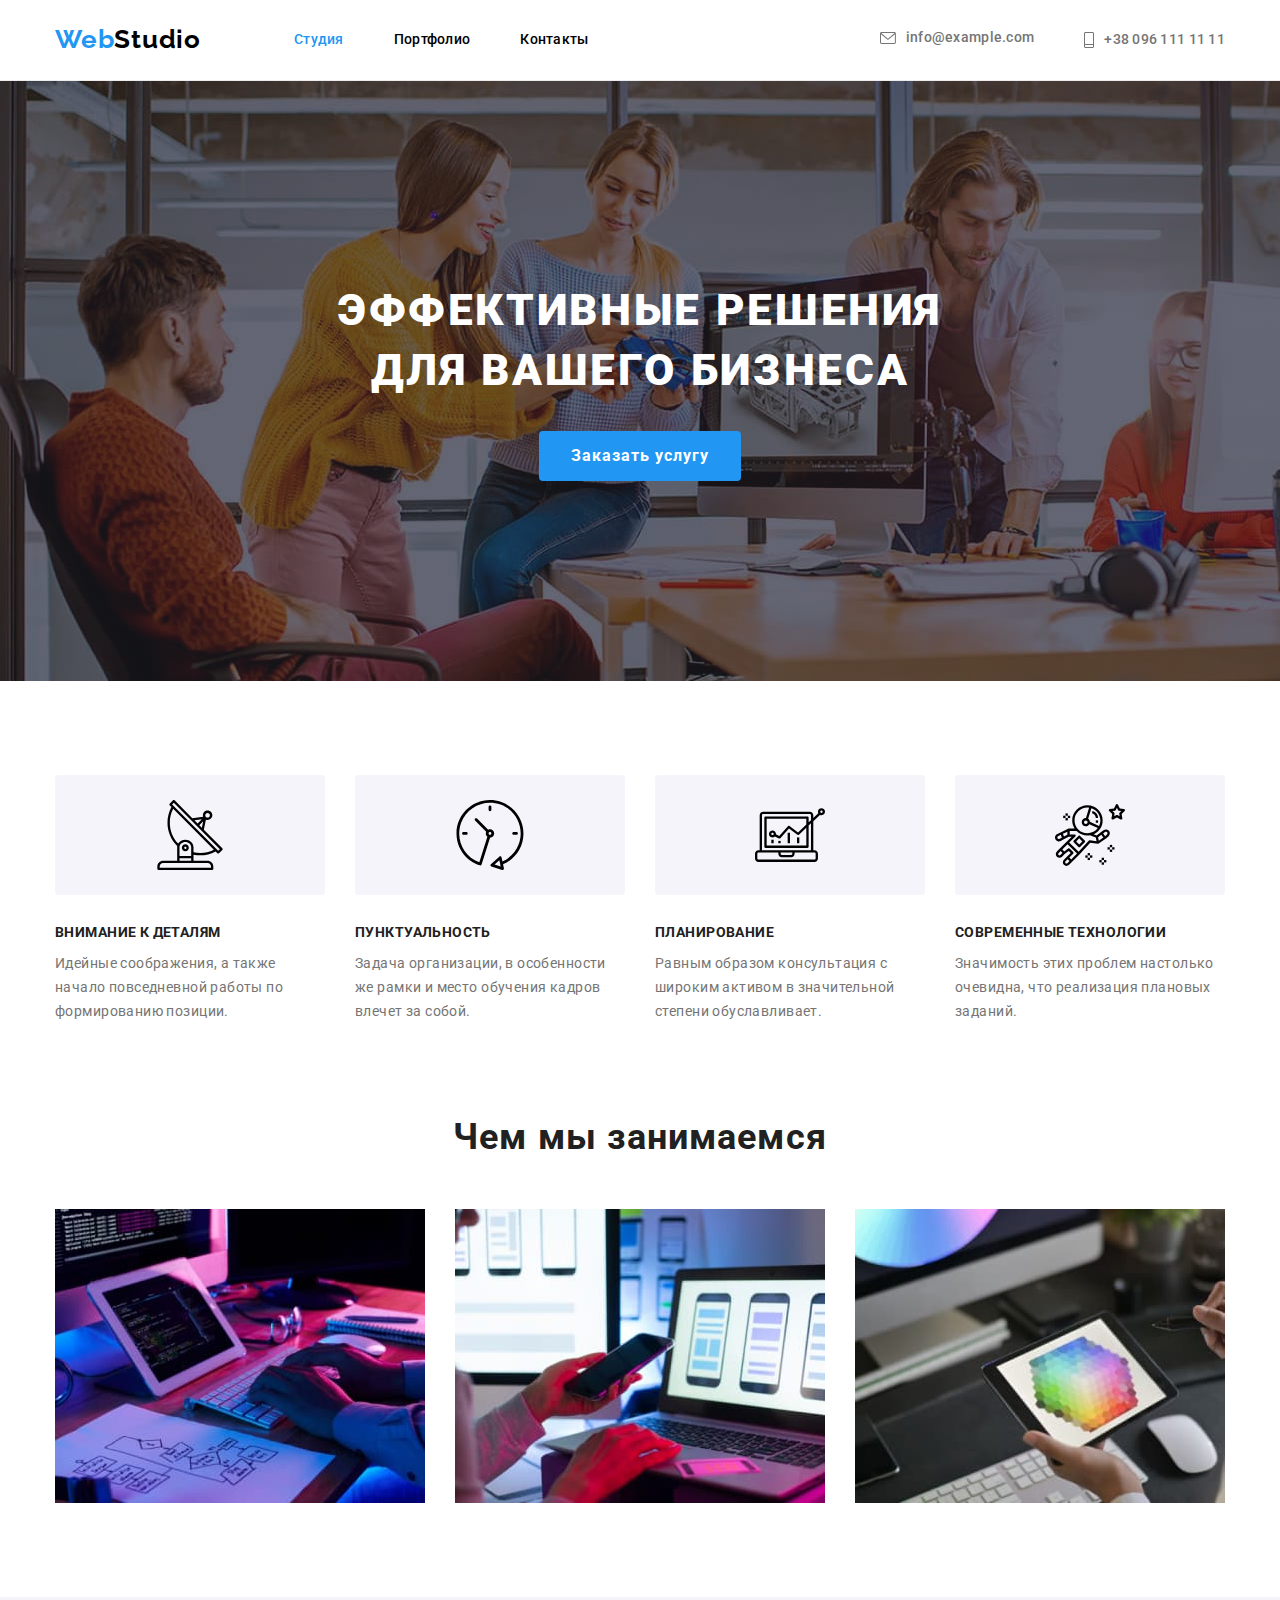
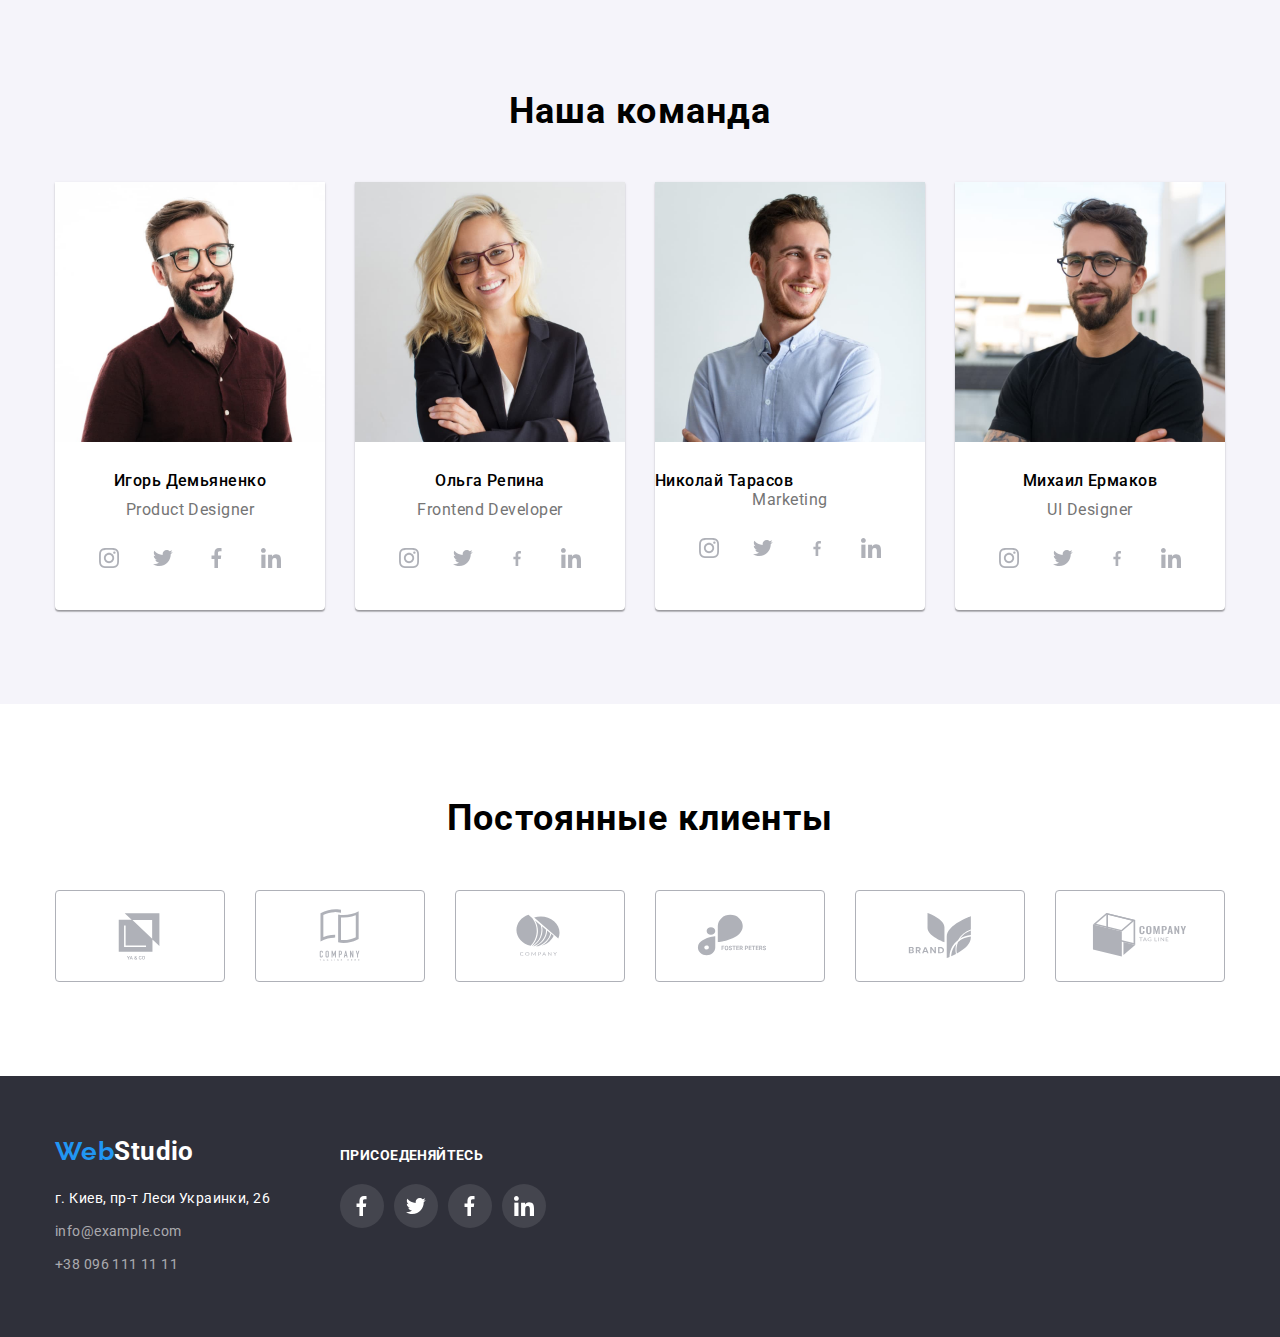
<file: index.html>
<!DOCTYPE html>
<html lang="ru">
<head>
    <meta charset="UTF-8">
    <meta http-equiv="X-UA-Compatible" content="IE=edge">
    <meta name="viewport" content="width=device-width, initial-scale=1.0">
    <title>Студия</title>
    

    <link rel="preconnect" href="https://fonts.googleapis.com">
    <link rel="preconnect" href="https://fonts.gstatic.com" crossorigin>
    <link rel="stylesheet" href="https://cdn.jsdelivr.net/npm/modern-normalize@1.1.0/modern-normalize.min.css">
    <link href="https://fonts.googleapis.com/css2?family=Raleway:wght@700&family=Roboto:wght@400;500;700;900&display=swap" rel="stylesheet"> 
    <link rel="stylesheet" href="./css/style.css">
</head>
<body> 
    <!-- Шапка сайта -->
    <header class="heder" >
        <div class="container heder-main">
            <nav class="heder-nav" >
                <a href="./index.html" class="logo line"> <span class="web line">Web</span>Studio </a>
                <ul class="heder-list list">
                    <li class="heder-item"><a href="" class="heder-link-main line">Студия</a></li>
                    <li class="heder-item"><a href="./portfolio.html" class="heder-link line">Портфолио</a></li>
                    <li class="heder-item"><a href="" class="heder-link line">Контакты</a></li>
                </ul>
            </nav>
            <ul class="heder-contact list">  
                <li class="heder-items"><a href="mailto:info@devstudio.com" class="heder-link line">
                        <svg class="heder-icon-post">
                            <use href="./images/symbol-defs.svg#icon-post" width="16" height="12"></use>
                        </svg>
                        
                        info@example.com</a>
                   
                </li>
                <li class="heder-items"><a href="tel:+380961111111" class="heder-link line">
                        <svg class="heder-icon-tell">
                            <use href="./images/symbol-defs.svg#icon-tell" width="10" height="16"></use>
                        </svg>
                        +38 096 111 11 11</a> 
                    
                </li>

            </ul>
         </div>
       
    </header>

 <main>
     <!-- Герой страницы -->

    <section class="hero">
        <div class="container">
            <h1 class="hero-title">Эффективные решения для вашего бизнеса</h1>
                <button type="button" class="hero-btn">Заказать услугу</button>
        </div>
    </section>

    <!-- навыки -->
    <section class="skills section">
        <div class="container">
            <h2 class="visually-hidden">Навыки</h2>
                <ul class="skills-list list">
                    <li class="items">
                        <div class="skills-item-icon">
                            <svg class="skills-icon-one">
                                <use href="./images/symbol-defs.svg#icon-antenna" width="70" ></use>
                            </svg>
                        </div>
                        <h3 class="skills-title">Внимание к деталям</h3>
                        <p class="skills-text">Идейные соображения, а также начало повседневной работы по формированию позиции.</p>
                    </li>

                    <li class="items">
                        <div class="skills-item-icon">
                            <svg class="skills-icon-one">
                                <use href="./images/symbol-defs.svg#icon-clock" width="70" ></use>
                            </svg>
                        </div>
                        <h3 class="skills-title">Пунктуальность</h3>
                        <p class="skills-text">Задача организации, в особенности же рамки и место обучения кадров влечет за собой.</p>
                    </li>

                    <li class="items"> 
                        <div class="skills-item-icon">
                            <svg class="skills-icon-one">
                                <use href="./images/symbol-defs.svg#icon-diagram" width="70" ></use>
                            </svg>
                        </div>
                        <h3 class="skills-title">Планирование</h3>
                        <p class="skills-text">Равным образом консультация с широким активом в значительной степени обуславливает.</p>
                    </li>

                    <li class="items">
                        <div class="skills-item-icon">
                            <svg class="skills-icon-one">
                                <use href="./images/symbol-defs.svg#icon-astronaut" width="70" ></use>
                            </svg>
                        </div>
                        <h3 class="skills-title">Современные технологии</h3>
                        <p class="skills-text">Значимость этих проблем настолько очевидна, что реализация плановых заданий.</p>
                    </li>
            
                </ul>
        </div>
    </section>

    <!-- Чем мы занимаемся -->
    <section class="content section ">
        <div class="container">

            <h2 class="content-title">Чем мы занимаемся</h2>
            <ul class="content-list list">
                <li class="content-item">
                    <img src="./images/img.jpg" 
                    alt="Разметка страницы" 
                    width="370" 
                    height="294" class="content-img">
                    
                </li>
                <li class="content-item">
                    <img src="./images/img-1.jpg" 
                    alt="Разработка мобильного приложения" 
                    width="370" 
                    height="294" class="content-img">
                    
                </li>
                <li class="content-item">
                    <img src="./images/img-2.jpg" 
                    alt="Разработка дизайна" 
                    width="370" 
                    height="294" class="content-img">
                    
                </li>
                    
            </ul>
        </div>
    </section>

    <!-- Наша команда -->
    <section class="team section">
<div class="container team-main">
            <h2 class="team-title">Наша команда</h2>
            <ul class="team-list list">
                <li class="team-item">
                    <img src="./images/img-3.jpg" 
                    alt="Фотография сотрудника " 
                    width="270" 
                    height="260" class="team-img">
                    <h3 class="team-subtitle">Игорь Демьяненко</h3>
                    <p class="team-text">Product Designer</p>
                    <div>
                        <ul class="team-soc-list list">
                            <li class="team-soc-item">
                                <a href="" class="team-soc-link">
                                    <svg class="team-soc-icon" width="20" height="20">
                                        <use href="./images/symbol-defs.svg#icon-instagram"></use>
                                    </svg>
                                </a>
                            </li>
                            <li class="team-soc-item">
                                <a href="" class="team-soc-link">
                                    <svg class="team-soc-icon" width="20" height="20">
                                        <use href="./images/symbol-defs.svg#icon-twitter"></use>
                                    </svg>
                                </a>
                            </li>
                            <li class="team-soc-item">
                                <a href="" class="team-soc-link">
                                    <svg class="team-soc-icon" width="20" height="20">
                                        <use href="./images/symbol-defs.svg#icon-facebook"></use>
                                    </svg>
                                </a>
                            </li>
                            <li class="team-soc-item">
                                <a href="" class="team-soc-link">
                                    <svg class="team-soc-icon" width="20" height="20">
                                        <use href="./images/symbol-defs.svg#icon-linkedin"></use>
                                    </svg>
                                </a>
                            </li>
                        </ul>
                    </div>
                </li>
                <li class="team-item">
                    <img src="./images/img-4.jpg" 
                    alt="Фотография сотрудника " 
                    width="270" 
                    height="260" class="team-img" >
                    <h3 class="team-subtitle">Ольга Репина</h3>
                    <p  class="team-text">Frontend Developer</p>
                    <div>
                        <ul class="team-soc-list list">
                            <li class="team-soc-item">
                                <a href="" class="team-soc-link">
                                    <svg class="team-soc-icon" width="20" height="20">
                                        <use href="./images/symbol-defs.svg#icon-instagram"></use>
                                    </svg>
                                </a>
                            </li>
                            <li class="team-soc-item">
                                <a href="" class="team-soc-link">
                                    <svg class="team-soc-icon" width="20" height="20">
                                        <use href="./images/symbol-defs.svg#icon-twitter"></use>
                                    </svg>
                                </a>
                            </li>
                            <li class="team-soc-item">
                                <a href="" class="team-soc-link">
                                    <svg class="team-soc-icon" width="15" height="15">
                                        <use href="./images/symbol-defs.svg#icon-facebook"></use>
                                    </svg>
                                </a>
                            </li>
                            <li class="team-soc-item">
                                <a href="" class="team-soc-link">
                                    <svg class="team-soc-icon" width="20" height="20">
                                        <use href="./images/symbol-defs.svg#icon-linkedin"></use>
                                    </svg>
                                </a>
                            </li>
                        </ul>
                    </div>
                </li>
                <li class="team-item">
                    <img src="./images/img-5.jpg" 
                    alt="Фотография сотрудника " 
                    width="270" 
                    height="260" class="team-img" >
                    <strong class="team-subtitle">Николай Тарасов</strong>
                    <p  class="team-text">Marketing</p>
                    <div>
                        <ul class="team-soc-list list">
                            <li class="team-soc-item">
                                <a href="" class="team-soc-link">
                                    <svg class="team-soc-icon" width="20" height="20">
                                        <use href="./images/symbol-defs.svg#icon-instagram"></use>
                                    </svg>
                                </a>
                            </li>
                            <li class="team-soc-item">
                                <a href="" class="team-soc-link">
                                    <svg class="team-soc-icon" width="20" height="20">
                                        <use href="./images/symbol-defs.svg#icon-twitter"></use>
                                    </svg>
                                </a>
                            </li>
                            <li class="team-soc-item">
                                <a href="" class="team-soc-link">
                                    <svg class="team-soc-icon" width="15" height="15">
                                        <use href="./images/symbol-defs.svg#icon-facebook"></use>
                                    </svg>
                                </a>
                            </li>
                            <li class="team-soc-item">
                                <a href="" class="team-soc-link">
                                    <svg class="team-soc-icon" width="20" height="20">
                                        <use href="./images/symbol-defs.svg#icon-linkedin"></use>
                                    </svg>
                                </a>
                            </li>
                        </ul>
                    </div>
                </li>
                <li class="team-item">
                    <img src="./images/img-6.jpg" 
                    alt="Фотография сотрудника " 
                    width="270" 
                    height="260" class="team-img">
                    <h3 class="team-subtitle">Михаил Ермаков</h3>
                    <p  class="team-text">UI Designer</p>
                    <div>
                        <ul class="team-soc-list list">
                            <li class="team-soc-item">
                                <a href="" class="team-soc-link">
                                    <svg class="team-soc-icon" width="20" height="20">
                                        <use href="./images/symbol-defs.svg#icon-instagram"></use>
                                    </svg>
                                </a>
                            </li>
                            <li class="team-soc-item">
                                <a href="" class="team-soc-link">
                                    <svg class="team-soc-icon" width="20" height="20">
                                        <use href="./images/symbol-defs.svg#icon-twitter"></use>
                                    </svg>
                                </a>
                            </li>
                            <li class="team-soc-item">
                                <a href="" class="team-soc-link">
                                    <svg class="team-soc-icon" width="15" height="15">
                                        <use href="./images/symbol-defs.svg#icon-facebook"></use>
                                    </svg>
                                </a>
                            </li>
                            <li class="team-soc-item">
                                <a href="" class="team-soc-link">
                                    <svg class="team-soc-icon" width="20" height="20">
                                        <use href="./images/symbol-defs.svg#icon-linkedin"></use>
                                    </svg>
                                </a>
                            </li>
                        </ul>
                    </div>
                </li>
            </ul>
        </div>
    </section>
    <section class="client section">
        <div class="container">
            <h2 class="client-title">Постоянные клиенты</h2>
            <ul class="client-list list">
                <li class="client-item">
                    <a href="" class="client-soc-link">
                        <svg class="client-soc-icon" width="106" height="60">
                            <use href="./images/symbol-defs.svg#icon-Logo"></use>
                        </svg>
                    </a>
                </li>
                <li class="client-item">
                    <a href="" class="client-soc-link">
                        <svg class="client-soc-icon" width="106" height="60">
                            <use href="./images/symbol-defs.svg#icon-Logo-1"></use>
                        </svg>
                    </a>
                </li>
                <li class="client-item">
                    <a href="" class="client-soc-link">
                        <svg class="client-soc-icon" width="106" height="60">
                            <use href="./images/symbol-defs.svg#icon-Logo-2"></use>
                        </svg>
                    </a>
                </li>
                <li class="client-item">
                    <a href="" class="client-soc-link">
                        <svg class="client-soc-icon" width="106" height="60">
                            <use href="./images/symbol-defs.svg#icon-Logo-3"></use>
                        </svg>
                    </a>
                </li>
                <li class="client-item">
                    <a href="" class="client-soc-link">
                        <svg class="client-soc-icon" width="106" height="60">
                            <use href="./images/symbol-defs.svg#icon-Logo-4"></use>
                        </svg>
                    </a>
                </li>
                <li class="client-item">
                    <a href="" class="client-soc-link">
                        <svg class="client-soc-icon" width="106" height="60">
                            <use href="./images/symbol-defs.svg#icon-Logo-5"></use>
                        </svg>
                    </a>
                </li>
            </ul>
        </div>
    </section>
 </main>

 <footer class="footer">
     <div class="container main-footer">
         <div class="footer-adress">
            <a href="WebStudio" class="footer-logo line"><span class="web line">Web</span>Studio</a>
            <address >
                <ul class="footer-list list">
                <li class="adress"><a href="https://goo.gl/maps/LyTT8ztSWRN72aoT6" target="_blank" rel="noopener noreferrer nofollow" class="footer-adress line">г. Киев, пр-т
                    Леси Украинки, 26</a> </li>
                <li class="footer-item"><a  href="mailto:info@devstudio.com" class="footer-contact line" >info@example.com</a> </li>
                <li class="footer-item"><a href="tel:+380961111111" class="footer-contact line">+38 096 111 11 11</a> </li>
                </ul>
            </address>
        </div>
        <div class="footer-soc">
            <h2 class="footer-soc-title">ПРИСОЕДЕНЯЙТЕСЬ</h2>
            
                <ul class="footer-soc-list list">
                    <li class="footer-soc-item">
                        <a href="" class="footer-soc-link">
                            <svg class="footer-soc-icon" width="20" height="20">
                                <use href="./images/symbol-defs.svg#icon-facebook"></use>
                            </svg>
                        </a>
                    </li>
                    <li class="footer-soc-item">
                        <a href="" class="footer-soc-link">
                            <svg class="footer-soc-icon" width="20" height="20">
                                <use href="./images/symbol-defs.svg#icon-twitter"></use>
                            </svg>
                        </a>
                    </li>
                    <li class="footer-soc-item">
                        <a href="" class="footer-soc-link">
                            <svg class="footer-soc-icon" width="20" height="20">
                                <use href="./images/symbol-defs.svg#icon-facebook"></use>
                            </svg>
                        </a>
                    </li>
                    <li class="footer-soc-item">
                        <a href="" class="footer-soc-link">
                            <svg class="footer-soc-icon" width="20" height="20">
                                <use href="./images/symbol-defs.svg#icon-linkedin"></use>
                            </svg>
                        </a>
                    </li>
                </ul>
        
        </div>
    </div>
 </footer>






    
</body>
</html>
</file>
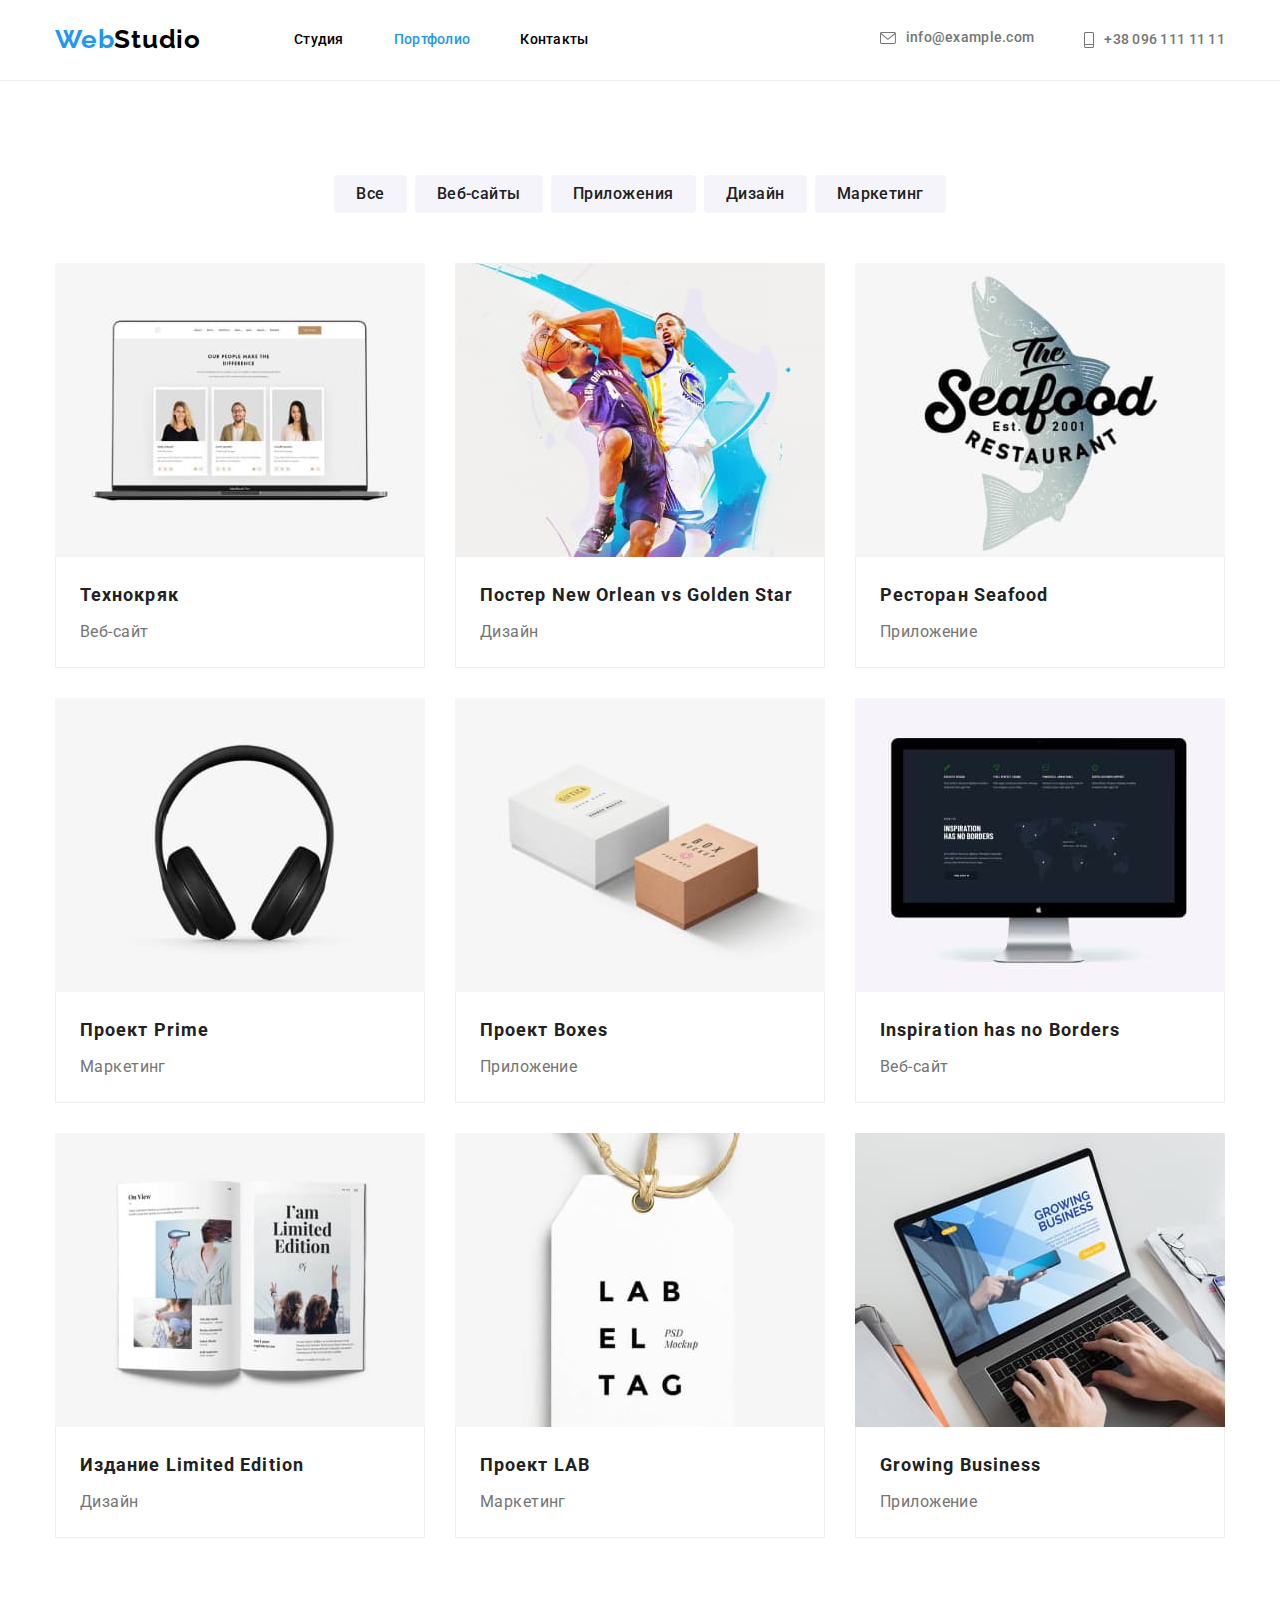
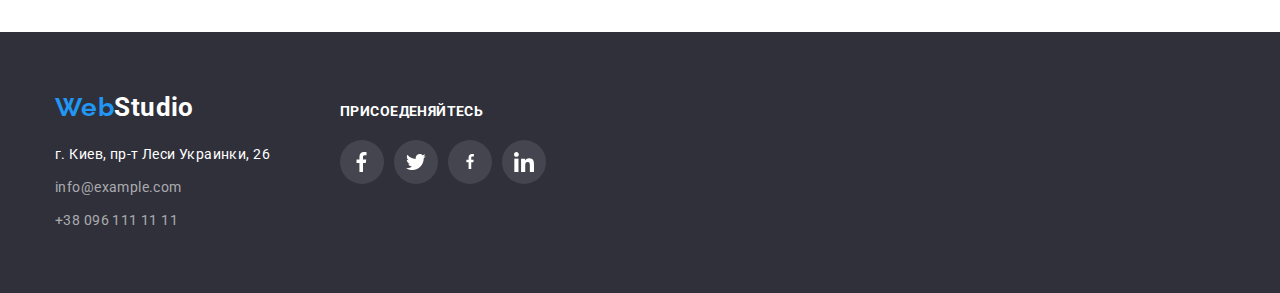
<file: portfolio.html>
<!DOCTYPE html>
<html lang="ru">
<head>
    <meta charset="UTF-8">
    <meta http-equiv="X-UA-Compatible" content="IE=edge">
    <meta name="viewport" content="width=device-width, initial-scale=1.0">
    <title>Портфолио</title>
    

    <link rel="preconnect" href="https://fonts.googleapis.com">
    <link rel="preconnect" href="https://fonts.gstatic.com" crossorigin>
    <link rel="stylesheet" href="https://cdn.jsdelivr.net/npm/modern-normalize@1.1.0/modern-normalize.min.css">
    <link href="https://fonts.googleapis.com/css2?family=Raleway:wght@700&family=Roboto:wght@400;500;700;900&display=swap" rel="stylesheet"> 
    <link rel="stylesheet" href="./css/style.css">
</head>
<body> 
    <!-- Шапка сайта -->
    <header class="heder" >
        <div class="container heder-main">
            <nav class="heder-nav" >
                <a href="./index.html" class="logo line"> <span class="web line">Web</span>Studio </a>
                <ul class="heder-list list">
                    <li class="heder-item"><a href="./index.html" class="heder-link line">Студия</a></li>
                    <li class="heder-item"><a href="" class="heder-link-main line">Портфолио</a></li>
                    <li class="heder-item"><a href="" class="heder-link line">Контакты</a></li>
                </ul>
            </nav>
            <ul class="heder-contact list">  
                <li class="heder-items"><a href="mailto:info@devstudio.com" class="heder-link line">
                    <svg class="heder-icon-post">
                        <use href="./images/symbol-defs.svg#icon-post" width="16" height="12"></use>
                    </svg>
                    info@example.com</a></li>
                <li class="heder-items"><a href="tel:+380961111111" class="heder-link line">
                    <svg class="heder-icon-tell">
                        <use href="./images/symbol-defs.svg#icon-tell" width="10" height="16"></use>
                    </svg>
                    +38 096 111 11 11</a> </li>

            </ul>
         </div>
       
    </header>
    <main >
        <section class="page section">
            <div class="container">
                <h1 class="visually-hidden">Проекты</h1>
                <ul class="page-list list ">
                    <li class="page-list-item"> <button type="button" class="page-item line">Все</button></li>
                    <li class="page-list-item"><button type="button" class="page-item line">Веб-сайты</button></li>
                    <li class="page-list-item"><button type="button" class="page-item line">Приложения</button></li>
                    <li class="page-list-item"><button type="button" class="page-item line">Дизайн</button></li>
                    <li class="page-list-item"><button type="button" class="page-item line">Маркетинг</button></li>
                </ul>
                <ul class="page-aside list">
                    <li class="page-aside-item ">
                        <a href="" class="page-aside-link line">
                            <img src="./images/port-img.jpg" alt="Технокряк" class="page-img">
                            <div class="page-content">
                                <h2 class="page-title ">Технокряк</h2>
                                <p  class="page-text ">Веб-сайт</p>
                            </div>
                        </a>
                    </li>
                    <li class="page-aside-item ">
                        <a href=""class="page-aside-link line">
                            <img src="./images/port-img1.jpg" alt="Постер New Orlean vs Golden Star" class="page-img">
                            <div    class="page-content">
                                <h2 class="page-title ">Постер <span lang="en">New Orlean vs Golden Star</span></h2>
                                <p class="page-text ">Дизайн</p>
                            </div>
                        </a>
                    </li>
                    <li class="page-aside-item ">
                        <a href="" class="page-aside-link line">
                            <img src="./images/port-img2.jpg" alt="Ресторан Seafood" class="page-img">
                            <div    class="page-content">
                                <h2 class="page-title ">Ресторан <span lang="en">Seafood</span></h2>
                                <p class="page-text ">Приложение</p>    
                            </div>
                        </a>
                    </li>
                    <li class="page-aside-item ">
                        <a href="" class="page-aside-link line">
                            <img src="./images/port-img3.jpg" alt="Проект Prime" class="page-img">
                            <div    class="page-content">
                                <h2 class="page-title ">Проект <span lang="en">Prime</span></h2>
                                <p class="page-text ">Маркетинг</p>
                            </div>
                        </a>
                    </li>
                    <li class="page-aside-item ">
                        <a href="" class="page-aside-link line">
                            <img src="./images/port-img4.jpg" alt="Проект Boxes" class="page-img">
                            <div    class="page-content">
                                <h2 class="page-title ">Проект <span lang="en">Boxes</span></h2>
                                <p class="page-text ">Приложение</p>
                            </div>
                        </a>
                    </li>
                    <li class="page-aside-item ">
                        <a href="" class="page-aside-link line">
                            <img src="./images/port-img5.jpg" alt="Inspiration has no Borders" class="page-img">
                            <div    class="page-content">
                                <h2 class="page-title " lang="en">Inspiration has no Borders</h2>
                                <p class="page-text ">Веб-сайт</p>
                            </div>
                        </a>
                    </li>
                    <li class="page-aside-item ">
                        <a href="" class="page-aside-link line">
                            <img src="./images/port-img6.jpg" alt="Издание Limited Edition" class="page-img">
                            <div    class="page-content">
                                <h2 class="page-title ">Издание <span lang="en" >Limited Edition</span></h2>
                                <p class="page-text ">Дизайн</p>
                            </div>
                        </a>
                    </li>
                    <li class="page-aside-item ">
                        <a href="" class="page-aside-link line">
                            <img src="./images/port-img7.jpg" alt="Проект LAB" class="page-img">
                            <div    class="page-content">
                                <h2 class="page-title ">Проект <span lang="en">LAB</span></h2>
                                <p class="page-text ">Маркетинг</p>
                            </div>
                        </a>
                    </li>
                    <li class="page-aside-item ">
                        <a href="" class="page-aside-link line">
                            <img src="./images/port-img8.jpg" alt="Growing Business" class="page-img">
                            <div    class="page-content">
                                <h2 class="page-title " lang="en">Growing Business</h2>
                                <p class="page-text ">Приложение</p>
                            </div>
                        </a>
                    </li>
                </ul>
            </div>

        </section>
        
    </main> 

 

    <footer class="footer">
        <div class="container main-footer">
            <div class="footer-adress">
               <a href="WebStudio" class="footer-logo line"><span class="web line">Web</span>Studio</a>
               <address >
                   <ul class="footer-list list">
                   <li class="adress"><a href="https://goo.gl/maps/LyTT8ztSWRN72aoT6" target="_blank" rel="noopener noreferrer nofollow" class="footer-adress line">г. Киев, пр-т
                       Леси Украинки, 26</a> </li>
                   <li class="footer-item"><a  href="mailto:info@devstudio.com" class="footer-contact line" >info@example.com</a> </li>
                   <li class="footer-item"><a href="tel:+380961111111" class="footer-contact line">+38 096 111 11 11</a> </li>
                   </ul>
               </address>
           </div>
           <div class="footer-soc">
               <h2 class="footer-soc-title">ПРИСОЕДЕНЯЙТЕСЬ</h2>
               
                   <ul class="footer-soc-list list">
                       <li class="footer-soc-item">
                           <a href="" class="footer-soc-link">
                               <svg class="footer-soc-icon" width="20" height="20">
                                   <use href="./images/symbol-defs.svg#icon-facebook"></use>
                               </svg>
                           </a>
                       </li>
                       <li class="footer-soc-item">
                           <a href="" class="footer-soc-link">
                               <svg class="footer-soc-icon" width="20" height="20">
                                   <use href="./images/symbol-defs.svg#icon-twitter"></use>
                               </svg>
                           </a>
                       </li>
                       <li class="footer-soc-item">
                           <a href="" class="footer-soc-link">
                               <svg class="footer-soc-icon" width="15" height="15">
                                   <use href="./images/symbol-defs.svg#icon-facebook"></use>
                               </svg>
                           </a>
                       </li>
                       <li class="footer-soc-item">
                           <a href="" class="footer-soc-link">
                               <svg class="footer-soc-icon" width="20" height="20">
                                   <use href="./images/symbol-defs.svg#icon-linkedin"></use>
                               </svg>
                           </a>
                       </li>
                   </ul>
           
           </div>
       </div>
    </footer>






    
</body>
</html>
</file>
<file: css/style.css>
body{
    font-family: Roboto, sans-serif;
    color:var(--heder-main-color) ;
    font-size: 14px;
    letter-spacing: 0.03em; 
    background-color:var(--main-hero-color) ;
}
p,h1,h2,h3,h4{
    margin: 0;
}
ul{
    margin: 0;
    padding-left: 0;
}
.list{
     list-style: none;
}
:root{
    --heder-first-color:#212121;
    --heder-secondary-color:#757575;
    --heder-accent-color:#2196F3 ;
    --main-first-color:#212121;
    --main-hero-color:#FFFFFF;
    --main-secondary-color:#757575;
    --main-btn-color:#FFFFFF;
    --main-btn-accent-color:#2196F3 ;
    --main-text-color: #757575;
    --footer-first-color:#FFFFFF;
    --footer-secondary-color:rgba(255, 255, 255, 0.6) ;
    --footer-accent-color:#2196F3;
    --tipical-margin: 30px
}

.visually-hidden {
    position: absolute;
    white-space: nowrap;
    width: 1px;
    height: 1px;
    overflow: hidden;
    border: 0;
    padding: 0;
    clip: rect(0 0 0 0);
    clip-path: inset(50%);
    margin: -1px;
  }

.line{
    text-decoration:none
}
.container{
    width: 1200px;
    padding-left: 15px;
    padding-right: 15px;
    margin: 0 auto;
    /* outline: 1px solid tomato; */
}
img{
    display: block;
}
.section{
    padding-top: 94px;
    padding-bottom: 94px;
}



/* <<<<<<<<<<<<<<<СТУДІЯ>>>>>>>>>>>>>>>>>.. */

/* <<<<<<<<<<<<<<<ХЕДЕР>>>>>>>>>>>>>>>>>.. */

.heder{
    max-width: 1600px;
    border-bottom: 1px solid #ECECEC;
    margin-right: auto;
    margin-left: auto;

    background-color:#FFFFFF;
}

/* <<<<<<<<<<<<<<<НАВІГАЦІЯ>>>>>>>>>>>>>>>>>.. */

 .heder-main{
    display: flex;
    align-items: center;
}
.heder-nav{
    display: flex;
    }

.logo{
    display: block;
    margin-right: 93px;
    padding-top: 24px;
    padding-bottom: 24px;
    
    color: var(--heder-main-color) ;
    font-family: 'Raleway' ,sans-serif;
    font-weight: 700;
    font-size: 26px;
    line-height: 1.19;
    letter-spacing: 0.03em; 
}
.web{
    color:var(--heder-accent-color);
    font-family: 'Raleway' ,sans-serif;
    font-weight: 700;
    font-size: 26px;
    line-height: 1.19;
    letter-spacing: 0.03em; 
}

.heder-list{
    display: flex;
}
.heder-list .heder-item + .heder-item{
    margin-left: 50px;
}

.heder-link-main{
    display: block;
    padding-bottom: 32px;    
    padding-top: 32px;

    color:var(--heder-accent-color);
    font-weight: 500;
    line-height: 1.14;
    letter-spacing: 0.02em;  
}

.heder-nav .heder-link{
    display: block;
    padding-bottom: 32px;    
    padding-top: 32px;

    color: var(--heder-main-color) ;
    font-weight: 500;
    line-height: 1.14;
    letter-spacing: 0.02em;
}
.heder-nav .heder-link:hover ,
.heder-nav .heder-link:focus{
    color:var(--heder-accent-color);
}
/* <<<<<<<<<<<<<<<КОНТАКТИ>>>>>>>>>>>>>>>>>.. */


.heder-contact{
    display: flex;
    margin-left: auto; 
    padding-bottom: 32px;    
    padding-top: 32px;
    
    
    
    
}
.heder-contact .heder-items +.heder-items{
    margin-left: 50px;
}


.heder-contact .heder-link{
    color: var(--heder-secondary-color);
    font-weight: 500;
    line-height: 1.14px;
    letter-spacing: 0.02em; 
       
}
.heder-contact .heder-link:hover ,
.heder-contact .heder-link:focus{
    color:var(--heder-accent-color);
}

.heder-link{
    display: flex;
    align-items: center;
}
.heder-icon-post{  
    height: 12px;
    width: 16px;
    margin-right: 10px;
    fill: var(--heder-secondary-color);    
}
.heder-contact .heder-link:hover .heder-icon-post,
.heder-contact .heder-link:focus .heder-icon-post{
    fill:currentColor
}


.heder-icon-tell{  
    height: 16px;
    width: 10px;
    margin-right: 10px;
    fill: var(--heder-secondary-color);     
}
.heder-contact .heder-link:hover .heder-icon-tell,
.heder-contact .heder-link:focus .heder-icon-tell{
    fill:currentColor
}


/* <<<<<<<<<<<<<<<ГЕРОЙ>>>>>>>>>>>>>>>>>.. */


    

.hero {
    max-width: 1600px;
    height: 600px;
    padding-top: 200px;
    padding-bottom: 200px;
    margin-right: auto;
    margin-left: auto;

    background-color: #C4C4C4;;
    color:var(--main-hero-color);
    font-weight: 900;
    font-size: 44px;
    line-height: 1.36;
    text-align: center;
    letter-spacing: 0.06em;
    text-transform: uppercase;

    
    background-image: linear-gradient(
        rgba(47, 48, 58, 0.4) ,
        rgba(47, 48, 58, 0.4) ) ,
        url(../images/main-img.jpg);
    

  
    
}
.hero-title{
    font-weight: 900;
    font-size: 44px;
    line-height: 1.36;
    text-align: center;
    letter-spacing: 0.06em;
    text-transform: uppercase;
    margin-bottom: 30px;
    max-width: 696px;
    margin: 0 auto;
}
.hero-btn{
    margin-top: var(--tipical-margin);
    border-radius: 4px;
    border: none;
    padding: 10px 32px;
    min-width: 200px;

    color: var(--main-hero-color);
    background-color:var(--main-btn-accent-color) ;
    font-family:Roboto, sans-serif;
    cursor: pointer;
    font-weight: 700;
    font-size: 16px;
    line-height: 1.87;
    align-items: center;
    text-align: center;
    letter-spacing: 0.06em;
    
}
.hero-btn:hover{
    color: var(--main-btn-accent-color);
    background-color:var(--main-btn-color) ;
    font-family:Roboto, Tahoma , sans-serif; 
}
/* <<<<<<<<<<<<<<<СКІЛИ>>>>>>>>>>>>>>>>>.. */


.skills-list{
    display: flex;  
}
.skills-list .items +.items{
    margin-left: var(--tipical-margin);  
}

.skills-title{
    margin-bottom: 10px;

    color: var(--main-first-color);
    font-weight: 700;
    font-size: 14px;
    line-height: 1.14;
    letter-spacing: 0.03em;
    text-transform: uppercase;   
}
.skills-text{
    width: 270px;
    color: var(--main-secondary-color) ;
    line-height: 24px;
}

.skills-item-icon{
    display: flex;
    align-items: center;
    justify-content: center;
    width: 270px;
    height: 120px;

    background-color:tomato;
    border-radius: 4px;
    background: #F5F4FA;
    margin-bottom: 30px;
}
.skills-icon-one{
    width: 70px;
    height: 70px;
}


/* <<<<<<<<<<<<<<< КОНТЕНТ>>>>>>>>>>>>>>>>>.. */

.content{
    padding-top: 0;
    color: var(--main-first-color) ;
    font-weight: 700;
    font-size: 36px;
    line-height: 1.16;
    text-align: center;
}
.content-list{
    display: flex;
}
.content-list .content-item + .content-item{
    margin-left: var(--tipical-margin);
}
.content-title{
    margin-bottom: 50px;
  
    font-weight: 700;
    font-size: 36px;
    line-height: 1.16;
    text-align: center;
    letter-spacing: 0.03em;  
}
.content-img{
    max-width: 100%;
    height: auto;
}
/* <<<<<<<<<<<<<<< КОМАНДА>>>>>>>>>>>>>>>>>.. */

.team {
    background-color: #F5F4FA;
    max-width: 1600px;
    margin-right: auto;
    margin-left: auto;
}
.team-list{
    display: flex;
    flex-wrap: wrap;
}
.team-item{
    border-radius: 0px 0px 4px 4px;
    box-shadow: 0px 1px 3px rgba(0, 0, 0, 0.12), 0px 1px 1px rgba(0, 0, 0, 0.14), 0px 2px 1px rgba(0, 0, 0, 0.2);
    
    background-color: #FFFFFF;
}
.team-title{
    font-weight: 700;
    font-size: 36px;
    line-height: 1.16;
    text-align: center;
    letter-spacing: 0.03em; 
    margin-bottom: 50px;
}
.team-subtitle{
    font-weight: 500;
    font-size: 16px;
    line-height: 1.18;
    text-align: center;
    letter-spacing: 0.03em;   
    margin-bottom: 10px;
}
.team-text{
    color:var(--main-secondary-color) ;
    font-size: 16px;
    line-height: 1.18;
    text-align: center;
    letter-spacing: 0.03em; 
    margin-bottom: 16px;
}
.team-img{
    margin-bottom: var(--tipical-margin);
}
.team-list .team-item +.team-item{
    margin-left: 30px;
    
}
.team-soc-list{
    display: flex;
    justify-content: center;
    margin-bottom: 30px;
}
.team-soc-link{
   width: 44px;
   height: 44px;
   border-radius: 50%;
   display: flex;     
   background-color: #FFFFFF;
   justify-content: center;
   align-items: center;
   
}
.team-soc-item + .team-soc-item{
    margin-left: 10px;
}
.team-soc-icon{
    fill:  #AFB1B8;
}
.team-soc-link:hover,
.team-soc-link:focus{
    background-color:var(--main-btn-accent-color);
}

.team-soc-link:hover .team-soc-icon,
.team-soc-link:focus .team-soc-icon{
    fill: #FFFFFF;
}


/* <<<<<<<<<<<<<<< клієнти>>>>>>>>>>>>>>>>>.. */

.client {
    background-color: #FFFFFF;
    max-width: 1600px;
    margin-right: auto;
    margin-left: auto;
}

.client-title{
    font-weight: 700;
    font-size: 36px;
    line-height: 1.16;
    text-align: center;
    letter-spacing: 0.03em; 
    margin-bottom: 50px;
}
.client-list{
    display: flex;
    justify-content: center;
}
.client-soc-link{
    width: 170px;   
    height: 92px;
    border: 1px solid #AFB1B8;
    border-radius: 4px;
    display: flex;
    justify-content: center;
    align-items: center;
}
.client-soc-link:hover{
    border: 1px solid var(--main-btn-accent-color);
    border-radius: 4px;
}
.client-soc-link:hover .client-soc-icon{
    fill: var(--main-btn-accent-color);
}
.client-item +.client-item{
    margin-left: 30px;
}
.client-soc-icon{
    fill: #AFB1B8;;
}





/* <<<<<<<<<<<<<<< ФУТЕР>>>>>>>>>>>>>>>>>.. */

.footer{
    padding-top: 60px;
    padding-bottom: 60px;
    
    background-color:#2F303A ;
    max-width: 1600px;
    margin-right: auto;
    margin-left: auto;
}
.main-footer{
    display: flex;
    align-items: baseline;
}
.footer-logo{
    display: block;
    margin-bottom: 20px;

    color: var(--footer-first-color);
    font-family: 'Raleway' sans-serif;
    font-weight: 700;
    font-size: 26px;
    line-height: 1.19;
    
}
.footer .web{
    color: var(--footer-accent-color)  ;  
    font-family: 'Raleway' sans-serif;
    font-weight: 700;
    font-size: 26px;
    line-height: 1.19;
}

.footer-adress{
    color: var(--footer-first-color);
    font-style: normal;
    line-height: 1.71;
}
.adress{
    margin-bottom: 9px;
}

.footer-adress:hover,
.footer-adress:focus{
    color:var(--footer-accent-color) ;
}

.footer-contact{
    color:  var(--footer-secondary-color);
    font-style: normal;
    line-height: 1.71;
    
}
.footer-item{
    display: block;
    margin-bottom: 9px;
}
.footer-item:last-child{
    margin-bottom: 0;
}
.footer-contact:hover,
.footer-contact:focus{
    color:var(--footer-accent-color) ;
}
.footer-soc{
    margin-left: 70px;
}
.footer-soc-title{
    display: block;
    margin-bottom: 20px;
    
    font-weight: 700;
    font-size: 14px;
    line-height: 1.14;
    letter-spacing: 0.03em;
    text-transform: uppercase;
    color: #FFFFFF;
}

.footer-soc-list{
    display: flex;
    justify-content: center;
    
}
.footer-soc-link{
   width: 44px;
   height: 44px;
   border-radius: 50%;
   display: flex;     
   background-color: rgba(255, 255, 255, 0.1);;
   justify-content: center;
   align-items: center;
   
}
.footer-soc-item + .footer-soc-item{
    margin-left: 10px;
}
.footer-soc-icon{
    fill:  #FFFFFF;
}
.footer-soc-link:hover,
.footer-soc-link:focus{
    background-color:var(--main-btn-accent-color);
}

.footer-soc-link:hover .footer-soc-icon,
.footer-soc-link:focus .footer-soc-icon{
    fill: #FFFFFF;
}




/* <<<<<<<<<<<<<<<ПОРТФОЛІО>>>>>>>>>>>>>>>>>.. */

.page{
    padding-top: 94px;
    padding-bottom: 94px;
}

.page-list{
    display: flex;
    margin-bottom: 50px;
    justify-content: center;
    
}
.page-list .page-list-item +.page-list-item{
    margin-left: 8px;
}
.page-list-item{
    border-radius: 4px;
    
}
.page-list-item:hover,
.page-list-item:focus{
    box-shadow: 0px 3px 1px rgba(0, 0, 0, 0.1), 
    0px 1px 2px rgba(0, 0, 0, 0.08), 
    0px 2px 2px rgba(0, 0, 0, 0.12);
}

.page-aside{
    display: flex;
    flex-wrap: wrap;
}
.page-aside-item{
    width: 370px;
    margin-right: var(--tipical-margin);
    margin-bottom: var(--tipical-margin);
    
}
.page-aside-link{
    display: block;
}
.page-aside-link:hover{
    box-shadow: 0px 1px 1px rgba(0, 0, 0, 0.12), 0px 4px 4px rgba(0, 0, 0, 0.06), 1px 4px 6px rgba(0, 0, 0, 0.16);

}
.page-aside-item:nth-child(3n){
    margin-right: 0;
}
.page-aside-item:nth-last-child(-n+3){
    margin-bottom: 0;
}
.page-content{
    padding: 20px 24px;
    border-right: 1px solid #EEEEEE;
    border-bottom: 1px solid #EEEEEE;
    border-left: 1px solid #EEEEEE;
    
}

.page-item{
    border-radius: 4px;
    border: none;
    padding: 6px 22px;


    font-family:Roboto,  sans-serif;
    background-color: #F5F4FA;
    color: var(--main-first-color);
    font-weight: 500;
    font-size: 16px;
    line-height: 1.63;
    text-align: center;
    letter-spacing: 0.03em;
    cursor: pointer;
    
}
.page-item:hover,
.page-item:focus{
    font-family:Roboto , sans-serif;
    color: var(--main-hero-color);
    background-color:#2196F3;
}
.page-img{
    max-width: 100%;
    height: auto;
}
.page-title{
    margin-bottom: 4px;

    color: var(--main-first-color);
    background-color: #FFFFFF;
    font-weight: 700;
    font-size: 18px;
    line-height: 2;
    letter-spacing: 0.06em;
   
}
.page-text{
    color: var(--main-text-color);
    background-color: #FFFFFF;
    font-size: 16px;
    line-height: 1.87;
}
</file>
